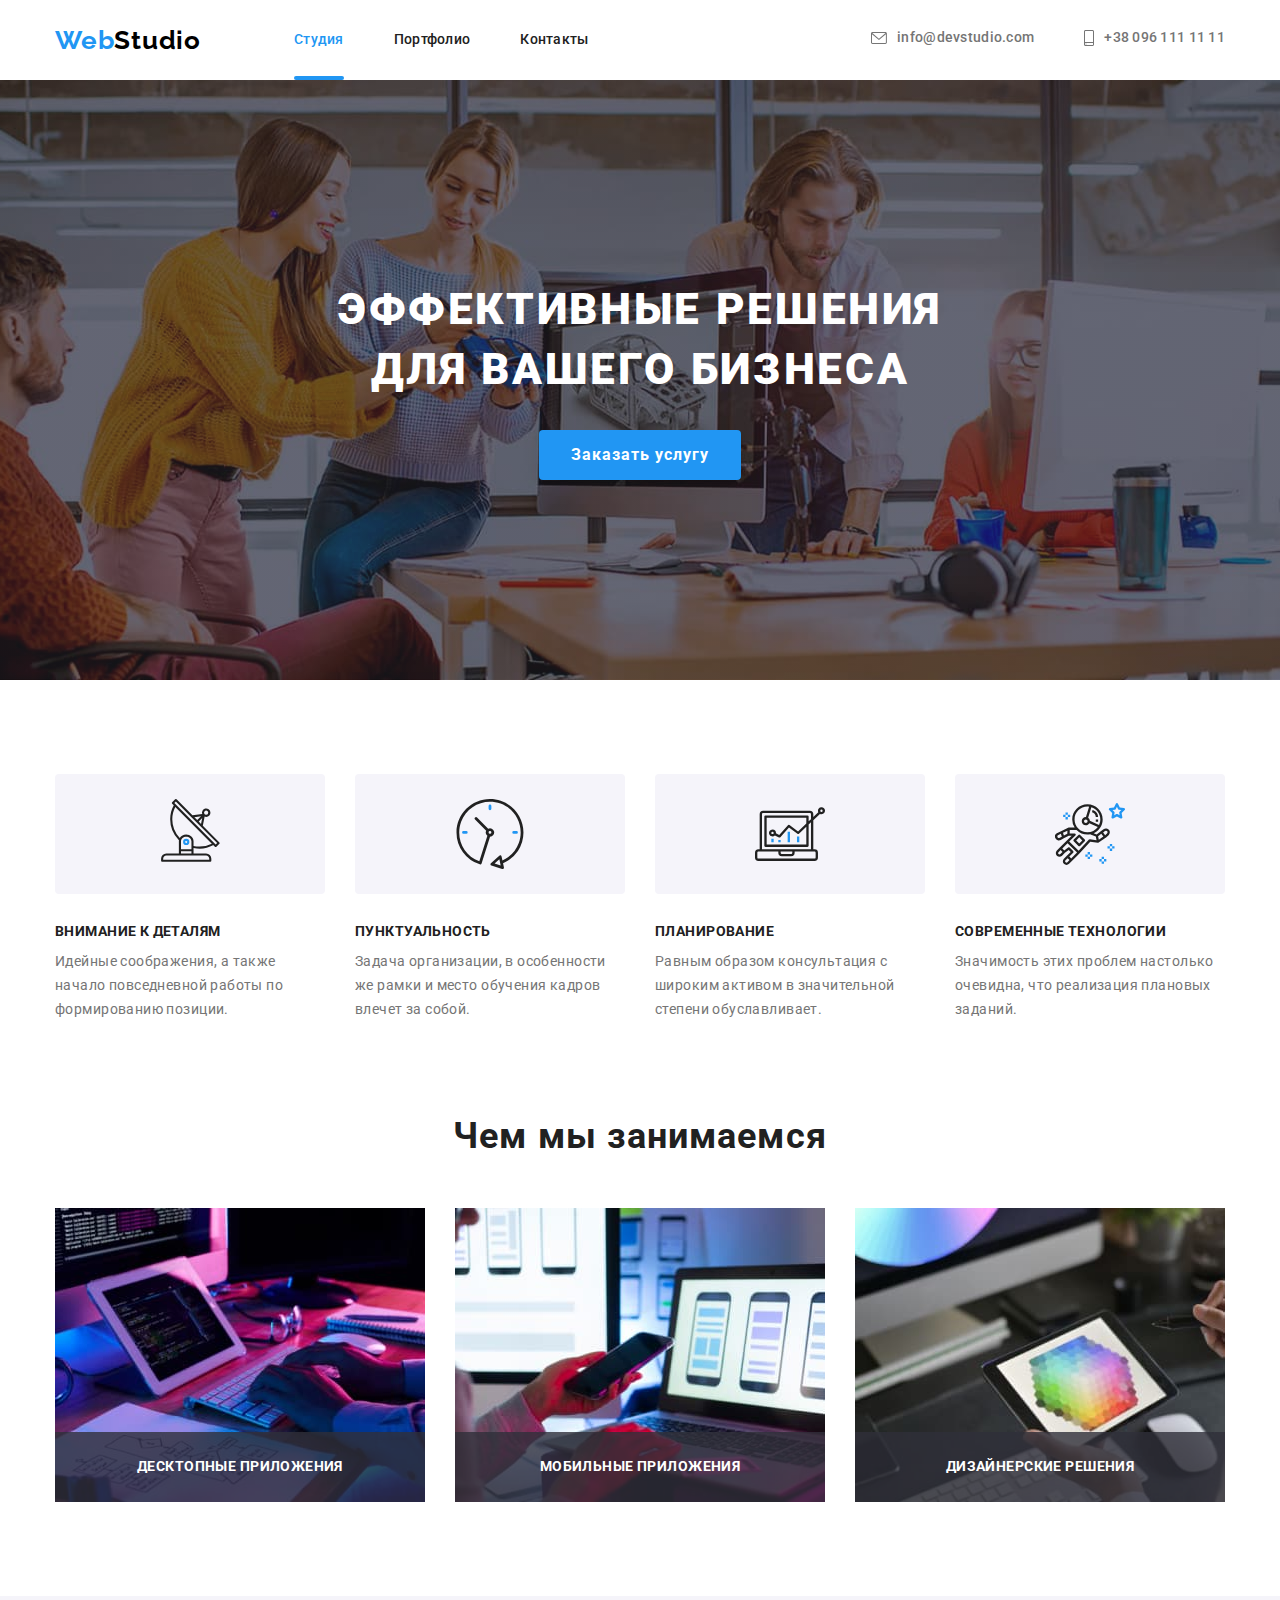
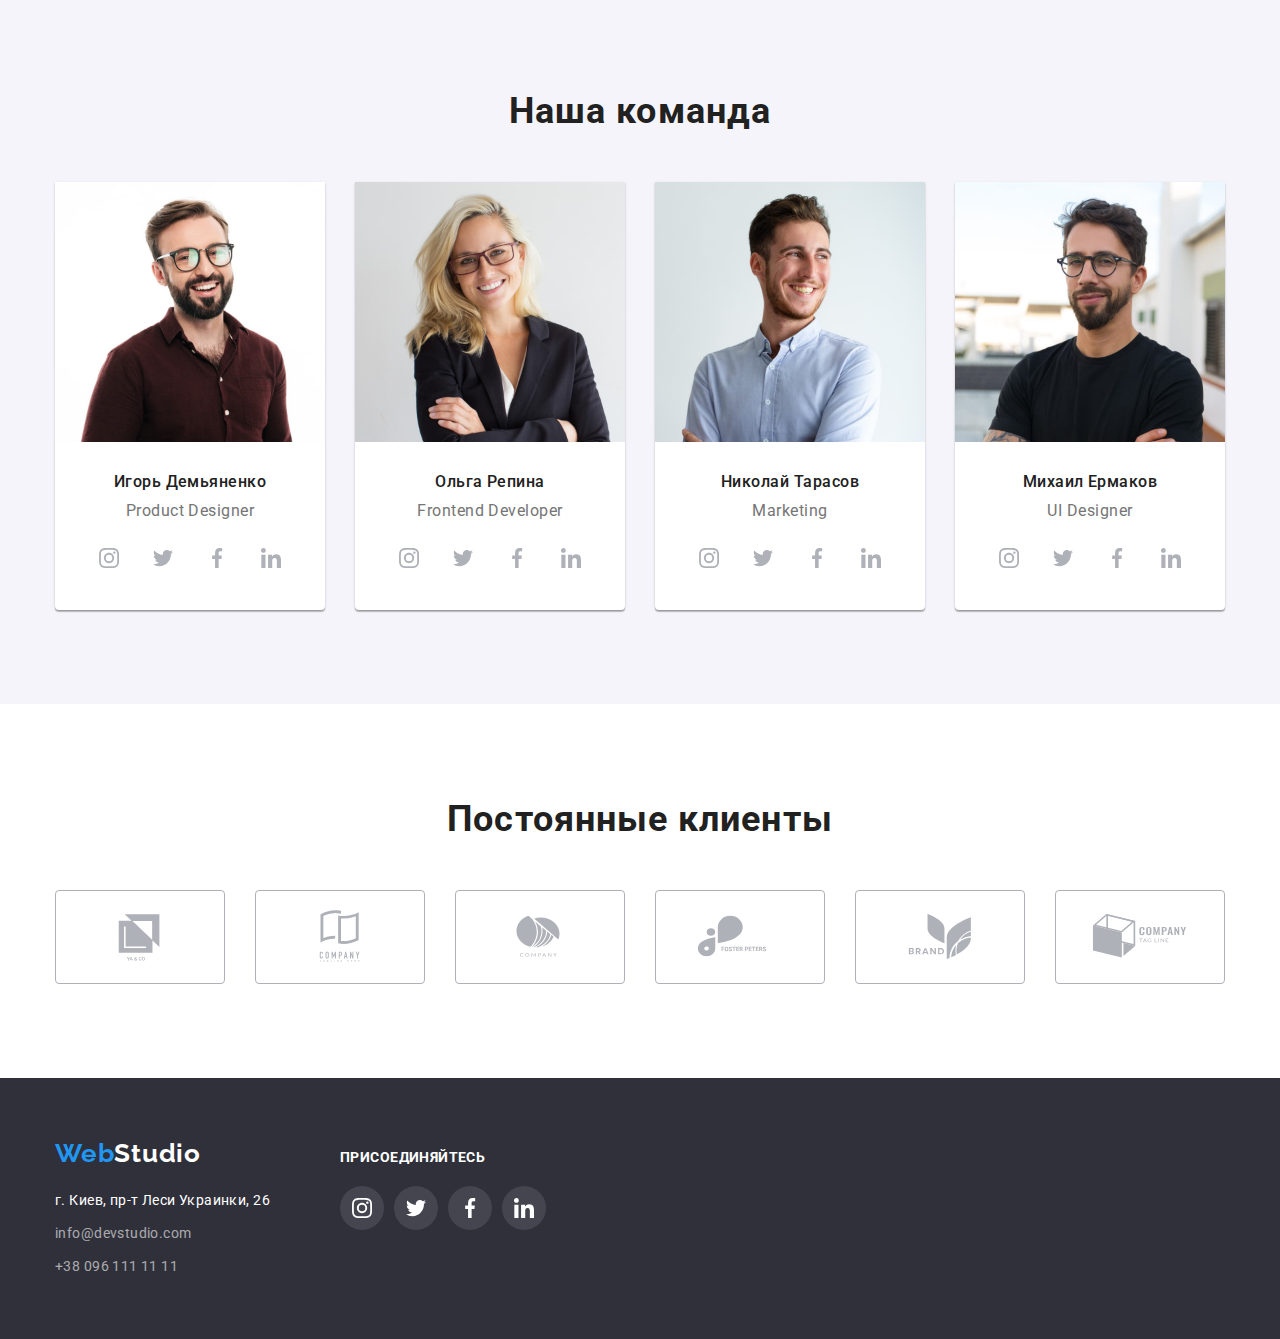
<file: index.html>
<!DOCTYPE html>
<html lang="ru">
  <head>
    <meta charset="UTF-8" />
    <meta http-equiv="X-UA-Compatible" content="IE=edge" />
    <meta name="viewport" content="width=device-width, initial-scale=1.0" />
    <title>Студія</title>
    <link rel="preconnect" href="https://fonts.googleapis.com" />
    <link rel="preconnect" href="https://fonts.gstatic.com" crossorigin />
    <link
      href="https://fonts.googleapis.com/css2?family=Raleway:wght@700&family=Roboto:wght@400;500;700;900&display=swap"
      rel="stylesheet"
    />
    <link rel="stylesheet" href="./modern-normalize/modern-normalize.css" />
    <link rel="stylesheet" href="./css/styles.css" />
  </head>
  <body>
    <!-- Header -->
    <header class="header-site">
      <div class="container">
        <nav class="navigation">
          <!-- Logo -->
          <a href="./index.html" class="logo" lang="en"
            >Web<span style="color: #000000">Studio</span>
          </a>
          <!-- Navigation -->
          <ul class="navigation-list list">
            <li class="navigation-item">
              <a href="./index.html" class="navigation-link link current">Студия</a>
            </li>
            <li class="navigation-item">
              <a href="./portfolio.html" class="navigation-link link">Портфолио</a>
            </li>
            <li class="navigation-item"><a href="" class="navigation-link link">Контакты</a></li>
          </ul>

          <!-- Contacts -->
          <ul class="header-contacts-list list">
            <li class="header-contacts-item">
              <a href="mailto:info@devstudio.com" class="header-mail link">
                <svg class="header-mail-icon" width="16" height="12">
                  <use href="./images/icon.svg#icon-mail"></use>
                </svg>
                info@devstudio.com</a
              >
            </li>
            <li class="header-contacts-item">
              <a href="tel:+380961111111" class="header-tel link">
                <svg class="header-tel-icon" width="10" height="16">
                  <use href="./images/icon.svg#icon-smartphone"></use>
                </svg>
                +38 096 111 11 11</a
              >
            </li>
          </ul>
        </nav>
      </div>
    </header>

    <main>
      <!-- Hero -->
      <section class="hero">
        <div class="container">
          <h1 class="hero-text">
            Эффективные решения<br />
            для вашего бизнеса
          </h1>
          <button class="hero-button" type="button" data-modal-open>Заказать услугу</button>
        </div>
      </section>
      <!-- Feature -->
      <section class="feature">
        <div class="container">
          <h2 class="visually-hidden">Положительные качества</h2>
          <ul class="feature-list list">
            <li class="feature-item">
              <div class="feature-icon">
                <svg width="70" height="70">
                  <use href="./images/icon.svg#icon-antenna"></use>
                </svg>
              </div>
              <h3 class="feature-slogan">Внимание к деталям</h3>
              <p class="feature-text">
                Идейные соображения, а также начало повседневной работы по формированию позиции.
              </p>
            </li>
            <li class="feature-item">
              <div class="feature-icon">
                <svg width="70" height="70">
                  <use href="./images/icon.svg#icon-clock"></use>
                </svg>
              </div>
              <h3 class="feature-slogan">Пунктуальность</h3>
              <p class="feature-text">
                Задача организации, в особенности же рамки и место обучения кадров влечет за собой.
              </p>
            </li>
            <li class="feature-item">
              <div class="feature-icon">
                <svg width="70" height="70">
                  <use href="./images/icon.svg#icon-diagram"></use>
                </svg>
              </div>
              <h3 class="feature-slogan">Планирование</h3>
              <p class="feature-text">
                Равным образом консультация с широким активом в значительной степени обуславливает.
              </p>
            </li>
            <li class="feature-item">
              <div class="feature-icon">
                <svg width="70" height="70">
                  <use href="./images/icon.svg#icon-astronaut"></use>
                </svg>
              </div>
              <h3 class="feature-slogan">Современные технологии</h3>
              <p class="feature-text">
                Значимость этих проблем настолько очевидна, что реализация плановых заданий.
              </p>
            </li>
          </ul>
        </div>
      </section>
      <!-- Function -->
      <section class="function">
        <div class="container">
          <h2 class="function-title">Чем мы занимаемся</h2>
          <ul class="function-list list">
            <li class="function-item">
              <img
                class="function-image"
                src="./images/box1.jpg"
                alt="человек печатает на клавиатуре"
                width="370"
              />
              <h3 class="function-caption">Десктопные приложения</h3>
            </li>
            <li class="function-item">
              <img
                class="function-image"
                src="./images/box2.jpg"
                alt="человек держит в левой руке смартфон"
                width="370"
              />
              <h3 class="function-caption">Мобильные приложения</h3>
            </li>
            <li class="function-item">
              <img
                class="function-image"
                src="./images/box3.jpg"
                alt="человек держит в левой руке планшет"
                width="370"
              />
              <h3 class="function-caption">Дизайнерские решения</h3>
            </li>
          </ul>
        </div>
      </section>
      <!-- Team -->
      <section class="team">
        <div class="container">
          <h2 class="team-title">Наша команда</h2>
          <ul class="team-list list">
            <li class="team-item">
              <img
                class="team-member-image"
                src="./images/img1-1.jpg"
                alt="Игорь Демьяненко"
                width="270"
              />
              <div class="team-text">
                <h3 class="team-member">Игорь Демьяненко</h3>
                <p class="team-position" lang="en">Product Designer</p>
                <ul class="team-soc-list list">
                  <li class="team-soc-item">
                    <a href="" class="team-soc-link">
                      <svg class="team-soc-icon" width="20" height="20">
                        <use href="./images/icon.svg#icon-instagram"></use>
                      </svg>
                    </a>
                  </li>
                  <li class="team-soc-item">
                    <a href="" class="team-soc-link">
                      <svg class="team-soc-icon" width="20" height="20">
                        <use href="./images/icon.svg#icon-twitter"></use>
                      </svg>
                    </a>
                  </li>
                  <li class="team-soc-item">
                    <a href="" class="team-soc-link">
                      <svg class="team-soc-icon" width="20" height="20">
                        <use href="./images/icon.svg#icon-facebook"></use>
                      </svg>
                    </a>
                  </li>
                  <li class="team-soc-item">
                    <a href="" class="team-soc-link">
                      <svg class="team-soc-icon" width="20" height="20">
                        <use href="./images/icon.svg#icon-linkedin"></use>
                      </svg>
                    </a>
                  </li>
                </ul>
              </div>
            </li>
            <li class="team-item">
              <img
                class="team-member-image"
                src="./images/img2-2.jpg"
                alt="Ольга Репина"
                width="270"
              />
              <div class="team-text">
                <h3 class="team-member">Ольга Репина</h3>
                <p class="team-position" lang="en">Frontend Developer</p>
                <ul class="team-soc-list list">
                  <li class="team-soc-item">
                    <a href="" class="team-soc-link">
                      <svg class="team-soc-icon" width="20" height="20">
                        <use href="./images/icon.svg#icon-instagram"></use>
                      </svg>
                    </a>
                  </li>
                  <li class="team-soc-item">
                    <a href="" class="team-soc-link">
                      <svg class="team-soc-icon" width="20" height="20">
                        <use href="./images/icon.svg#icon-twitter"></use>
                      </svg>
                    </a>
                  </li>
                  <li class="team-soc-item">
                    <a href="" class="team-soc-link">
                      <svg class="team-soc-icon" width="20" height="20">
                        <use href="./images/icon.svg#icon-facebook"></use>
                      </svg>
                    </a>
                  </li>
                  <li class="team-soc-item">
                    <a href="" class="team-soc-link">
                      <svg class="team-soc-icon" width="20" height="20">
                        <use href="./images/icon.svg#icon-linkedin"></use>
                      </svg>
                    </a>
                  </li>
                </ul>
              </div>
            </li>
            <li class="team-item">
              <img
                class="team-member-image"
                src="./images/img3-3.jpg"
                alt="Николай Тарасов"
                width="270"
              />
              <div class="team-text">
                <h3 class="team-member">Николай Тарасов</h3>
                <p class="team-position" lang="en">Marketing</p>
                <ul class="team-soc-list list">
                  <li class="team-soc-item">
                    <a href="" class="team-soc-link">
                      <svg class="team-soc-icon" width="20" height="20">
                        <use href="./images/icon.svg#icon-instagram"></use>
                      </svg>
                    </a>
                  </li>
                  <li class="team-soc-item">
                    <a href="" class="team-soc-link">
                      <svg class="team-soc-icon" width="20" height="20">
                        <use href="./images/icon.svg#icon-twitter"></use>
                      </svg>
                    </a>
                  </li>
                  <li class="team-soc-item">
                    <a href="" class="team-soc-link">
                      <svg class="team-soc-icon" width="20" height="20">
                        <use href="./images/icon.svg#icon-facebook"></use>
                      </svg>
                    </a>
                  </li>
                  <li class="team-soc-item">
                    <a href="" class="team-soc-link">
                      <svg class="team-soc-icon" width="20" height="20">
                        <use href="./images/icon.svg#icon-linkedin"></use>
                      </svg>
                    </a>
                  </li>
                </ul>
              </div>
            </li>
            <li class="team-item">
              <img
                class="team-member-image"
                src="./images/img4-4.jpg"
                alt="Михаил Ермаков"
                width="270"
              />
              <div class="team-text">
                <h3 class="team-member">Михаил Ермаков</h3>
                <p class="team-position" lang="en">UI Designer</p>
                <ul class="team-soc-list list">
                  <li class="team-soc-item">
                    <a href="" class="team-soc-link">
                      <svg class="team-soc-icon" width="20" height="20">
                        <use href="./images/icon.svg#icon-instagram"></use>
                      </svg>
                    </a>
                  </li>
                  <li class="team-soc-item">
                    <a href="" class="team-soc-link">
                      <svg class="team-soc-icon" width="20" height="20">
                        <use href="./images/icon.svg#icon-twitter"></use>
                      </svg>
                    </a>
                  </li>
                  <li class="team-soc-item">
                    <a href="" class="team-soc-link">
                      <svg class="team-soc-icon" width="20" height="20">
                        <use href="./images/icon.svg#icon-facebook"></use>
                      </svg>
                    </a>
                  </li>
                  <li class="team-soc-item">
                    <a href="" class="team-soc-link">
                      <svg class="team-soc-icon" width="20" height="20">
                        <use href="./images/icon.svg#icon-linkedin"></use>
                      </svg>
                    </a>
                  </li>
                </ul>
              </div>
            </li>
          </ul>
        </div>
      </section>
      <section class="clients">
        <div class="container">
          <h2 class="clients-title">Постоянные клиенты</h2>
          <ul class="clients-list list">
            <li class="clients-item">
              <a href="" class="clients-link">
                <svg class="clients-icon" width="106" height="60">
                  <use href="./images/icon.svg#icon-ya--co"></use>
                </svg>
              </a>
            </li>
            <li class="clients-item">
              <a href="" class="clients-link">
                <svg class="clients-icon" width="106" height="60">
                  <use href="./images/icon.svg#icon-company-tagline-here"></use>
                </svg>
              </a>
            </li>
            <li class="clients-item">
              <a href="" class="clients-link">
                <svg class="clients-icon" width="106" height="60">
                  <use href="./images/icon.svg#icon-company"></use>
                </svg>
              </a>
            </li>
            <li class="clients-item">
              <a href="" class="clients-link">
                <svg class="clients-icon" width="106" height="60">
                  <use href="./images/icon.svg#icon-foster-peters"></use>
                </svg>
              </a>
            </li>
            <li class="clients-item">
              <a href="" class="clients-link">
                <svg class="clients-icon" width="106" height="60">
                  <use href="./images/icon.svg#icon-brand"></use>
                </svg>
              </a>
            </li>
            <li class="clients-item">
              <a href="" class="clients-link">
                <svg class="clients-icon" width="106" height="60">
                  <use href="./images/icon.svg#icon-company-tag-line"></use>
                </svg>
              </a>
            </li>
          </ul>
        </div>
      </section>
    </main>
    <!-- Footer -->
    <footer>
      <section class="footer">
        <div class="container footer-box">
          <div>
            <a href="./index.html" class="logo" lang="en"
              >Web<span style="color: #ffffff">Studio</span>
            </a>
            <address class="contacts">
              <ul class="footer-contacts-list list">
                <li class="footer-contacts-item">
                  <a
                    href="https://goo.gl/maps/HDN4hE1YP44BsTAq8"
                    target="_blank"
                    rel="noopenr noindex nofollow"
                    class="footer-address link"
                    >г. Киев, пр-т Леси Украинки, 26</a
                  >
                </li>
                <li class="footer-contacts-item">
                  <a href="mailto:info@devstudio.com" class="footer-mail link"
                    >info@devstudio.com</a
                  >
                </li>
                <li class="footer-contacts-item">
                  <a href="tel:+380961111111" class="footer-tel link">+38 096 111 11 11</a>
                </li>
              </ul>
            </address>
          </div>
          <div class="footer-soc">
            <h2 class="footer-soc-title">присоединяйтесь</h2>
            <ul class="footer-soc-list list">
              <li class="footer-soc-item">
                <a href="" class="footer-soc-link">
                  <svg class="footer-soc-icon" width="20" height="20">
                    <use href="./images/icon.svg#icon-instagram"></use>
                  </svg>
                </a>
              </li>
              <li class="footer-soc-item">
                <a href="" class="footer-soc-link">
                  <svg class="footer-soc-icon" width="20" height="20">
                    <use href="./images/icon.svg#icon-twitter"></use>
                  </svg>
                </a>
              </li>
              <li class="footer-soc-item">
                <a href="" class="footer-soc-link">
                  <svg class="footer-soc-icon" width="20" height="20">
                    <use href="./images/icon.svg#icon-facebook"></use>
                  </svg>
                </a>
              </li>
              <li class="footer-soc-item">
                <a href="" class="footer-soc-link">
                  <svg class="footer-soc-icon" width="20" height="20">
                    <use href="./images/icon.svg#icon-linkedin"></use>
                  </svg>
                </a>
              </li>
            </ul>
          </div>
        </div>
      </section>
    </footer>
    <div class="backdrop is-hidden" data-modal>
      <div class="modal">
        <button class="modal-close-btn" type="button" data-modal-close>
          <svg class="footer-soc-icon" width="18" height="18">
            <use href="./images/icon.svg#icon-close"></use>
          </svg>
        </button>
      </div>
    </div>
    <script src="./js/modal.js"></script>
  </body>
</html>
</file>
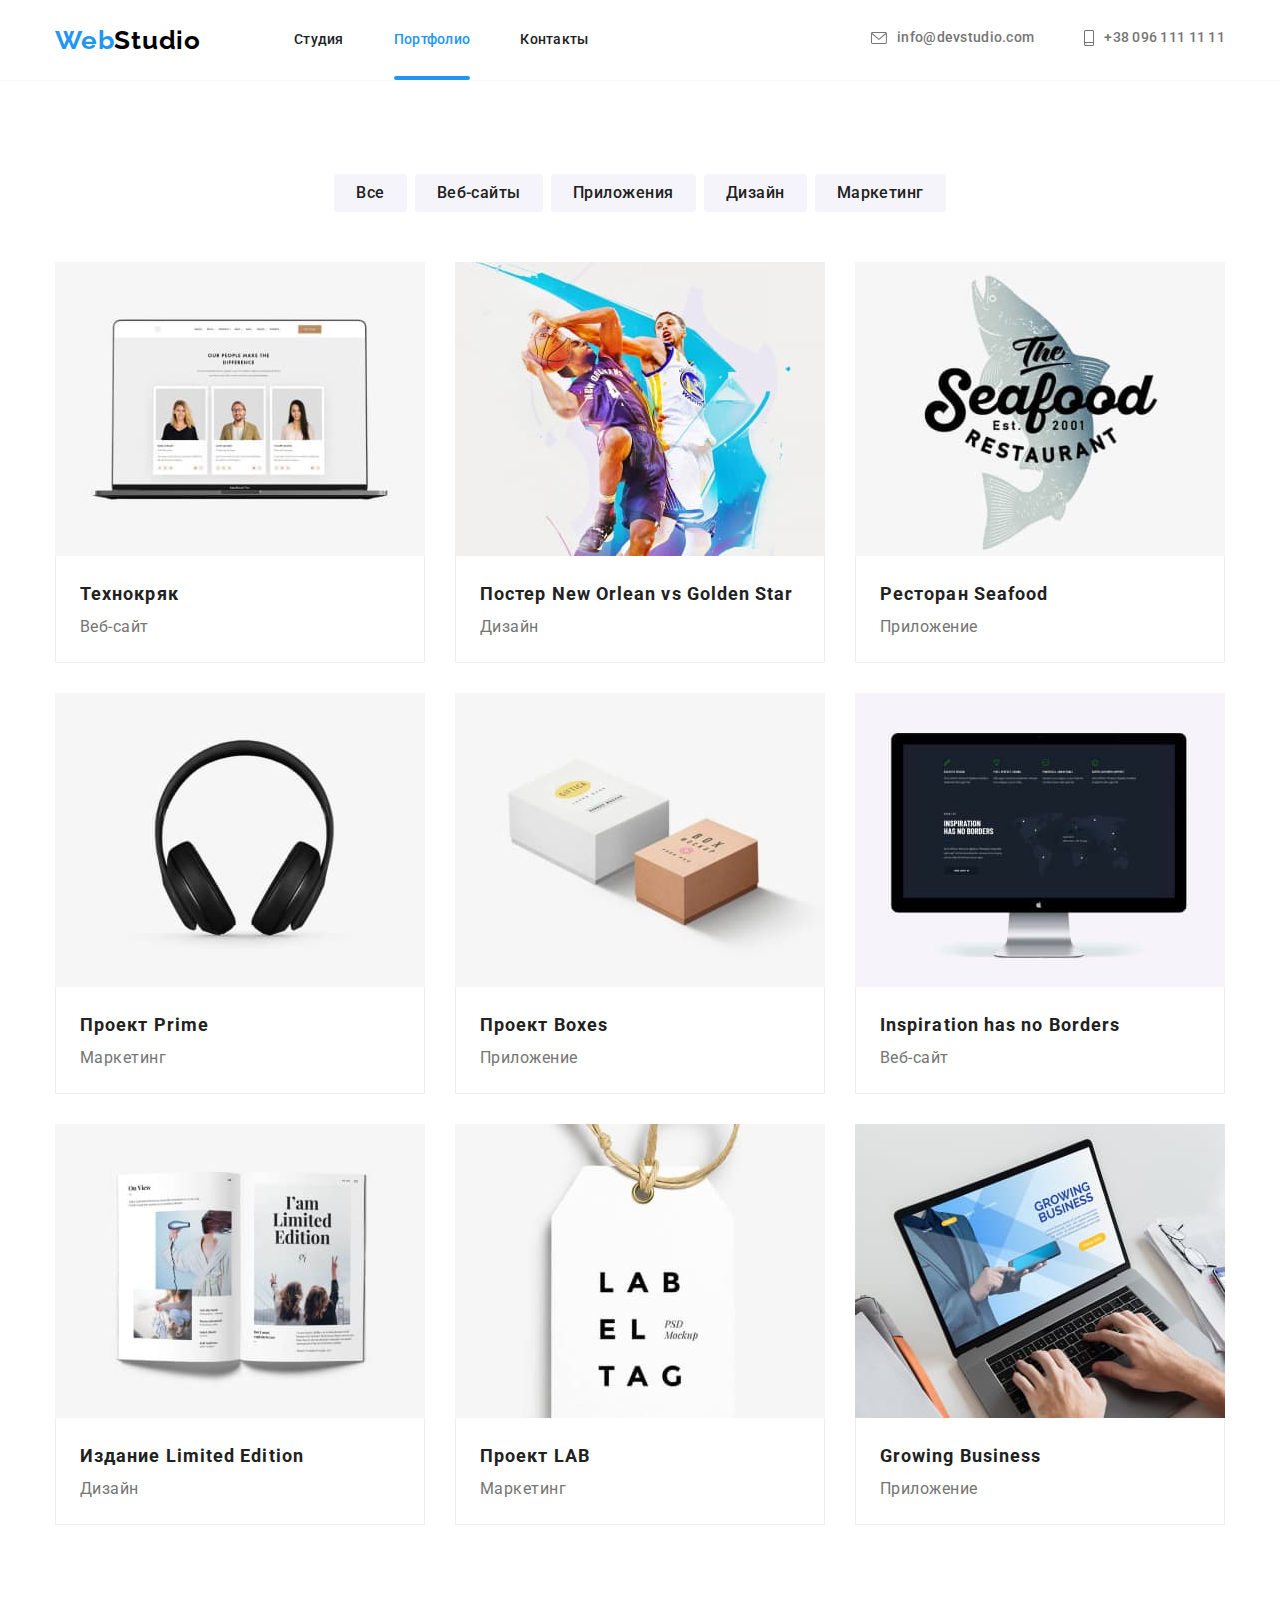
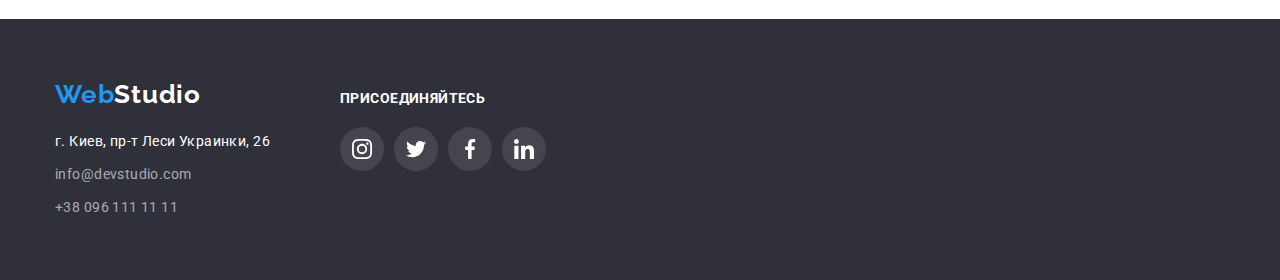
<file: portfolio.html>
<!DOCTYPE html>
<html lang="ru">
  <head>
    <meta charset="UTF-8" />
    <meta http-equiv="X-UA-Compatible" content="IE=edge" />
    <meta name="viewport" content="width=device-width, initial-scale=1.0" />
    <title>Портфоліо</title>
    <link rel="preconnect" href="https://fonts.googleapis.com" />
    <link rel="preconnect" href="https://fonts.gstatic.com" crossorigin />
    <link
      href="https://fonts.googleapis.com/css2?family=Raleway:wght@700&family=Roboto:wght@400;500;700;900&display=swap"
      rel="stylesheet"
    />
    <link rel="stylesheet" href="./modern-normalize/modern-normalize.css" />
    <link rel="stylesheet" href="./css/styles.css" />
  </head>
  <body>
    <!-- Header -->
    <header class="header-site">
      <div class="container">
        <nav class="navigation">
          <!-- Logo -->
          <a href="./index.html" class="logo" lang="en"
            >Web<span style="color: #000000">Studio</span>
          </a>
          <!-- Navigation -->
          <ul class="navigation-list list">
            <li class="navigation-item">
              <a href="./index.html" class="navigation-link link">Студия</a>
            </li>
            <li class="navigation-item">
              <a href="./portfolio.html" class="navigation-link link current">Портфолио</a>
            </li>
            <li class="navigation-item"><a href="" class="navigation-link link">Контакты</a></li>
          </ul>

          <!-- Contacts -->
          <ul class="header-contacts-list list">
            <li class="header-contacts-item">
              <a href="mailto:info@devstudio.com" class="header-mail link">
                <svg class="header-mail-icon" width="16" height="12">
                  <use href="./images/icon.svg#icon-mail"></use>
                </svg>
                info@devstudio.com</a
              >
            </li>
            <li class="header-contacts-item">
              <a href="tel:+380961111111" class="header-tel link">
                <svg class="header-tel-icon" width="10" height="16">
                  <use href="./images/icon.svg#icon-smartphone"></use>
                </svg>
                +38 096 111 11 11
              </a>
            </li>
          </ul>
        </nav>
      </div>
    </header>
    <!-- Main -->
    <main>
      <!-- Project -->
      <section class="projects">
        <div class="container">
          <h1 class="visually-hidden">Наши проекты</h1>
          <ul class="filter-list list">
            <li class="filter-item">
              <button class="filter-btn" type="button">Все</button>
            </li>
            <li class="filter-item">
              <button class="filter-btn" type="button">Веб-сайты</button>
            </li>
            <li class="filter-item">
              <button class="filter-btn" type="button">Приложения</button>
            </li>
            <li class="filter-item">
              <button class="filter-btn" type="button">Дизайн</button>
            </li>
            <li class="filter-item">
              <button class="filter-btn" type="button">Маркетинг</button>
            </li>
          </ul>
          <ul class="projects-list list">
            <li class="projects-item">
              <a href="" class="projects-link link">
                <div class="projects-wrap">
                  <img width="370" src="./images/img-2-1.jpg" alt="" />
                  <p class="projects-lable">
                    Ресурс предлагает комплексные предложения с разным уровнем функционала и
                    сервисов. Все это позволит посетителю получить исчерпывающие сведения о компании
                    или частном лице.
                  </p>
                </div>
                <div class="projects-text">
                  <h2 class="projects-name">Технокряк</h2>
                  <p class="projects-type">Веб-сайт</p>
                </div>
              </a>
            </li>
            <li class="projects-item">
              <a href="" class="projects-link link">
                <div class="projects-wrap">
                  <img width="370" src="./images/img-2-2.jpg" alt="" />
                  <p class="projects-lable">
                    Ресурс предлагает комплексные предложения с разным уровнем функционала и
                    сервисов. Все это позволит посетителю получить исчерпывающие сведения о компании
                    или частном лице.
                  </p>
                </div>
                <div class="projects-text">
                  <h2 class="projects-name">Постер New Orlean vs Golden Star</h2>
                  <p class="projects-type">Дизайн</p>
                </div>
              </a>
            </li>
            <li class="projects-item">
              <a href="" class="projects-link link">
                <div class="projects-wrap">
                  <img width="370" src="./images/img-2-3.jpg" alt="" />
                  <p class="projects-lable">
                    Ресурс предлагает комплексные предложения с разным уровнем функционала и
                    сервисов. Все это позволит посетителю получить исчерпывающие сведения о компании
                    или частном лице.
                  </p>
                </div>
                <div class="projects-text">
                  <h2 class="projects-name">Ресторан Seafood</h2>
                  <p class="projects-type">Приложение</p>
                </div>
              </a>
            </li>
            <li class="projects-item">
              <a href="" class="projects-link link">
                <div class="projects-wrap">
                  <img width="370" src="./images/img-2-4.jpg" alt="" />
                  <p class="projects-lable">
                    Ресурс предлагает комплексные предложения с разным уровнем функционала и
                    сервисов. Все это позволит посетителю получить исчерпывающие сведения о компании
                    или частном лице.
                  </p>
                </div>
                <div class="projects-text">
                  <h2 class="projects-name">Проект Prime</h2>
                  <p class="projects-type">Маркетинг</p>
                </div>
              </a>
            </li>
            <li class="projects-item">
              <a href="" class="projects-link link">
                <div class="projects-wrap">
                  <img width="370" src="./images/img-2-5.jpg" alt="" />
                  <p class="projects-lable">
                    Ресурс предлагает комплексные предложения с разным уровнем функционала и
                    сервисов. Все это позволит посетителю получить исчерпывающие сведения о компании
                    или частном лице.
                  </p>
                </div>
                <div class="projects-text">
                  <h2 class="projects-name">Проект Boxes</h2>
                  <p class="projects-type">Приложение</p>
                </div>
              </a>
            </li>
            <li class="projects-item">
              <a href="" class="projects-link link">
                <div class="projects-wrap">
                  <img width="370" src="./images/img-2-6.jpg" alt="" />
                  <p class="projects-lable">
                    Ресурс предлагает комплексные предложения с разным уровнем функционала и
                    сервисов. Все это позволит посетителю получить исчерпывающие сведения о компании
                    или частном лице.
                  </p>
                </div>
                <div class="projects-text">
                  <h2 class="projects-name">Inspiration has no Borders</h2>
                  <p class="projects-type">Веб-сайт</p>
                </div>
              </a>
            </li>
            <li class="projects-item">
              <a href="" class="projects-link link">
                <div class="projects-wrap">
                  <img width="370" src="./images/img-2-7.jpg" alt="" />
                  <p class="projects-lable">
                    Ресурс предлагает комплексные предложения с разным уровнем функционала и
                    сервисов. Все это позволит посетителю получить исчерпывающие сведения о компании
                    или частном лице.
                  </p>
                </div>
                <div class="projects-text">
                  <h2 class="projects-name">Издание Limited Edition</h2>
                  <p class="projects-type">Дизайн</p>
                </div>
              </a>
            </li>
            <li class="projects-item">
              <a href="" class="projects-link link">
                <div class="projects-wrap">
                  <img width="370" src="./images/img-2-8.jpg" alt="" />
                  <p class="projects-lable">
                    Ресурс предлагает комплексные предложения с разным уровнем функционала и
                    сервисов. Все это позволит посетителю получить исчерпывающие сведения о компании
                    или частном лице.
                  </p>
                </div>
                <div class="projects-text">
                  <h2 class="projects-name">Проект LAB</h2>
                  <p class="projects-type">Маркетинг</p>
                </div>
              </a>
            </li>
            <li class="projects-item">
              <a href="" class="projects-link link">
                <div class="projects-wrap">
                  <img width="370" src="./images/img-2-9.jpg" alt="" />
                  <p class="projects-lable">
                    Ресурс предлагает комплексные предложения с разным уровнем функционала и
                    сервисов. Все это позволит посетителю получить исчерпывающие сведения о компании
                    или частном лице.
                  </p>
                </div>
                <div class="projects-text">
                  <h2 class="projects-name">Growing Business</h2>
                  <p class="projects-type">Приложение</p>
                </div>
              </a>
            </li>
          </ul>
        </div>
      </section>
    </main>
    <!-- Footer -->
    <footer>
      <section class="footer">
        <div class="container footer-box">
          <div>
            <a href="./index.html" class="logo" lang="en"
              >Web<span style="color: #ffffff">Studio</span>
            </a>
            <address class="contacts">
              <ul class="footer-contacts-list list">
                <li class="footer-contacts-item">
                  <a
                    href="https://goo.gl/maps/HDN4hE1YP44BsTAq8"
                    target="_blank"
                    rel="noopenr noindex nofollow"
                    class="footer-address link"
                    >г. Киев, пр-т Леси Украинки, 26</a
                  >
                </li>
                <li class="footer-contacts-item">
                  <a href="mailto:info@devstudio.com" class="footer-mail link"
                    >info@devstudio.com</a
                  >
                </li>
                <li class="footer-contacts-item">
                  <a href="tel:+380961111111" class="footer-tel link">+38 096 111 11 11</a>
                </li>
              </ul>
            </address>
          </div>
          <div class="footer-soc">
            <h2 class="footer-soc-title">присоединяйтесь</h2>
            <ul class="footer-soc-list list">
              <li class="footer-soc-item">
                <a href="" class="footer-soc-link">
                  <svg class="footer-soc-icon" width="20" height="20">
                    <use href="./images/icon.svg#icon-instagram"></use>
                  </svg>
                </a>
              </li>
              <li class="footer-soc-item">
                <a href="" class="footer-soc-link twitter">
                  <svg class="footer-soc-icon" width="20" height="20">
                    <use href="./images/icon.svg#icon-twitter"></use>
                  </svg>
                </a>
              </li>
              <li class="footer-soc-item">
                <a href="" class="footer-soc-link">
                  <svg class="footer-soc-icon" width="20" height="20">
                    <use href="./images/icon.svg#icon-facebook"></use>
                  </svg>
                </a>
              </li>
              <li class="footer-soc-item">
                <a href="" class="footer-soc-link">
                  <svg class="footer-soc-icon" width="20" height="20">
                    <use href="./images/icon.svg#icon-linkedin"></use>
                  </svg>
                </a>
              </li>
            </ul>
          </div>
        </div>
      </section>
    </footer>
  </body>
</html>
</file>
<file: css/styles.css>
/* ----- */
:root {
  --dominant-text-color: #212121;
  --logo-color: #2196f3;
  --navigation-link-color: #212121;
  --focus-link-color: #2196f3;
  --focus-contact-color: #2196f3;
  --header-contact-color: #757575;
  --hero-text-color: #ffffff;
  --hero-button-background-color: #2196f3;
  --hero-button-text-color: #ffffff;
  --feature-subtitle-color: #757575;
  --function-caption-text-color: #ffffff;
  --team-subtitle-color: #757575;
  --team-background-color: #f5f4fa;
  --footer-background-color: #2f303a;
  --footer-contact-color: rgba(255, 255, 255, 0.6);
  --footer-address-color: #ffffff;
  --batton-filter-focus-background-color: #2196f3;
  --batton-filter-focus-text-color: #ffffff;
  --batton-filter-background-color: #f5f4fa;
  --batton-filter-text-color: #212121;
  --projects-subtitle-color: #757575;
  --icon-main-color: #afb1b8;
  --icon-main-focus-color: #ffffff;
  --icon-main-focus-background-color: #2196f3;
  --margin-foto: 30px;
  --margin-title: 50px;
  --margin-subtitle: 10px;
  --section-padding: 94px;
}

/* --------------- */
body {
  font-family: 'Roboto';

  color: var(--dominant-text-color--);
  background-color: #ffffff;
}

p,
h1,
h2,
h3,
h4,
h5,
h6 {
  margin: 0;
}

ul,
ol {
  padding-left: 0;
  margin: 0;
}

button {
  cursor: pointer;
}

img {
  display: block;
}

.link {
  text-decoration: none;
}

.list {
  list-style: none;
}

.container {
  width: 1200px;
  padding-left: 15px;
  padding-right: 15px;
  margin: 0 auto;
  /* outline: 1px solid red; */
}

/* --------------------------PADDING-SECTION-------------------------- */

.feature,
.function,
.team,
.clients,
.projects {
  padding-top: var(--section-padding);
  padding-bottom: var(--section-padding);
}

/* --------------------------MARGIN-------------------------- */

.function-title,
.team-title,
.filter-list {
  margin-bottom: var(--margin-title);
}

.feature-slogan,
.team-member {
  margin-bottom: var(--margin-subtitle);
}

/* --------------------------HEADER-------------------------- */

.header-site {
  /* border-bottom: 1px solid #ececec; */
  box-shadow: 0px 0px 2px 0px #ececec;
  /* padding-top: 25px;
  padding-bottom: 25px; */
}

.navigation {
  display: flex;
  align-items: center;

  /* padding-top: 25px;
  padding-bottom: 25px; */
}

/* ----------LOGO---------- */
.logo {
  text-decoration: none;
  color: var(--logo-color);
  font-family: 'Raleway';
  font-weight: 700;
  font-size: 26px;
  line-height: 1.19;
  letter-spacing: 0.03em;
}
/*  --------  --------  --------  -------- */

.navigation-list {
  display: flex;

  margin-left: 93px;
}

.navigation-item:not(:last-child) {
  margin-right: 50px;
}

.navigation-link {
  display: block;
  padding-top: 32px;
  padding-bottom: 32px;

  font-weight: 500;
  font-size: 14px;
  line-height: 1.14;
  letter-spacing: 0.02em;
  color: var(--navigation-link-color);
  transition: color 250ms cubic-bezier(0.4, 0, 0.2, 1);
}

.current {
  color: var(--focus-link-color);
  position: relative;
}

.current::after {
  content: '';
  position: absolute;
  bottom: 0;
  left: 0;
  width: 100%;
  height: 4px;
  background: #2196f3;
  border-radius: 4px;
}

.navigation-link:hover,
.navigation-link:focus {
  color: var(--focus-link-color);
}

.header-contacts-list {
  display: flex;
  margin-left: auto;
}
.header-contacts-item + .header-contacts-item {
  margin-left: 50px;
}

.header-tel:focus,
.header-tel:hover,
.header-mail:focus,
.header-mail:hover {
  color: var(--focus-contact-color);
}

.header-tel,
.header-mail {
  display: inline-flex;
  justify-content: center;
  align-items: center;
  font-weight: 500;
  font-size: 14px;
  line-height: 1.14;
  letter-spacing: 0.02em;
  color: var(--header-contact-color);
  transition: color 250ms cubic-bezier(0.4, 0, 0.2, 1);
}

.header-mail-icon,
.header-tel-icon {
  fill: currentColor;
  margin-right: 10px;
}

/* --------------------------HERO-------------------------- */

.hero {
  /* background-color: #2f303a; */
  background-image: linear-gradient(rgba(47, 48, 58, 0.4), rgba(47, 48, 58, 0.4)),
    url(../images/bc-hero.jpg);
  background-color: #c4c4c4;
  background-repeat: no-repeat;
  background-position: center;
  background-size: cover;
  max-width: 1600px;
  margin: 0 auto;

  text-align: center;
  padding-top: 200px;
  padding-bottom: 200px;
  /* margin-left: auto;
  margin-right: auto; */
}

.hero-text {
  font-weight: 900;
  font-size: 44px;
  line-height: 1.36;
  letter-spacing: 0.06em;
  text-transform: uppercase;
  color: var(--hero-text-color);
  /* max-width: 696px; */
  margin-bottom: 30px;
}
.hero-button {
  padding: 10px 32px;
  border: none;

  font-family: inherit;
  font-weight: 700;
  font-size: 16px;
  line-height: 1.88;
  letter-spacing: 0.06em;
  align-items: center;
  text-align: center;
  border-radius: 4px;
  box-shadow: 0px 4px 4px rgba(0, 0, 0, 0.15);

  color: var(--hero-button-text-color);
  background-color: var(--hero-button-background-color);

  transition: color 250ms cubic-bezier(0.4, 0, 0.2, 1),
    background-color 250ms cubic-bezier(0.4, 0, 0.2, 1);
}

.hero-button:hover,
.hero-button:focus {
  color: var(--hero-button-background-color);
  background-color: var(--hero-button-text-color);
}

/* --------------------------FEATURE-------------------------- */

.feature-list {
  display: flex;
  margin-left: -30px;
}

.feature-item {
  flex-basis: calc(100% / 4 - 30px);
  margin-left: 30px;
}

.visually-hidden {
  position: absolute;
  white-space: nowrap;
  width: 1px;
  height: 1px;
  overflow: hidden;
  border: 0;
  padding: 0;
  clip: rect(0 0 0 0);
  clip-path: inset(50%);
  margin: -1px;
}

.feature-slogan {
  text-transform: uppercase;
  font-size: 14px;
  line-height: 1.14;
  letter-spacing: 0.03em;
  color: var(--dominant-text-color);
}

.feature-text {
  font-size: 14px;
  line-height: 1.71;
  letter-spacing: 0.03em;
  color: var(--feature-subtitle-color);
}

.feature-icon {
  display: flex;
  height: 120px;
  justify-content: center;
  align-items: center;
  background-color: #f5f4fa;
  border-radius: 4px;
  margin-bottom: 30px;
}

/* --------------------------FUNCTION-------------------------- */

.function {
  padding-top: 0px;
}

.function-title {
  font-size: 36px;
  line-height: 1.17;
  text-align: center;
  letter-spacing: 0.03em;
  color: var(--dominant-text-color);
}

.function-list {
  display: flex;
  margin-left: -30px;
}

.function-item {
  position: relative;
  flex-basis: calc(100% / 3 - 30px);
  margin-left: 30px;
}

.function-caption {
  position: absolute;
  bottom: 0;
  display: flex;
  align-items: center;
  justify-content: center;

  /* padding: 27px 0; */

  font-size: 14px;
  line-height: 1.14;
  /* text-align: center; */
  letter-spacing: 0.03em;
  text-transform: uppercase;
  color: var(--function-caption-text-color);
  background: rgba(47, 48, 58, 0.8);
  height: 70px;
  width: 100%;
}

/* --------------------------TEAM-------------------------- */

.team {
  background-color: var(--team-background-color);
}

.team-title {
  font-size: 36px;
  line-height: 1.17;
  text-align: center;
  letter-spacing: 0.03em;
  color: var(--dominant-text-color);
}

.team-list {
  display: flex;
  margin-left: -30px;
}

.team-item {
  flex-basis: calc(100% / 4 - 30px);
  margin-left: 30px;
  background-color: #ffffff;

  box-shadow: 0px 1px 3px rgba(0, 0, 0, 0.12), 0px 1px 1px rgba(0, 0, 0, 0.14),
    0px 2px 1px rgba(0, 0, 0, 0.2);
  border-radius: 0px 0px 4px 4px;
}

.team-text {
  display: block;
  padding-top: 30px;
  padding-bottom: 30px;
}

.team-member {
  font-weight: 500;
  font-size: 16px;
  line-height: 1.19;
  text-align: center;
  letter-spacing: 0.03em;
  color: var(--dominant-text-color);
}

.team-position {
  font-size: 16px;
  line-height: 1.19;
  text-align: center;
  letter-spacing: 0.03em;
  color: var(--team-subtitle-color);

  margin-bottom: 16px;
}

.team-soc-list {
  display: flex;
  justify-content: center;
}

.team-soc-item + .team-soc-item {
  margin-left: 10px;
}

.team-soc-link {
  width: 44px;
  height: 44px;
  border-radius: 50%;

  display: flex;
  justify-content: center;
  align-items: center;

  fill: var(--icon-main-color);
  transition: background-color 250ms cubic-bezier(0.4, 0, 0.2, 1),
    fill 250ms cubic-bezier(0.4, 0, 0.2, 1);
}

.team-soc-link:hover,
.team-soc-link:focus {
  background-color: var(--icon-main-focus-background-color);
  fill: var(--icon-main-focus-color);
}

/* .team-soc-icon {
  fill: var(--icon-main-color);
} */

/* --------------------------CLIENTS-------------------------- */

.clients-title {
  font-size: 36px;
  line-height: 1.17;
  text-align: center;
  letter-spacing: 0.03em;
  color: var(--dominant-text-color);
  margin-bottom: 50px;
}

.clients-list {
  display: flex;
  justify-content: center;
}

.clients-item {
  width: 170px;
  border: 1px solid #afb1b8;

  border-radius: 4px;
  transition: border 250ms cubic-bezier(0.4, 0, 0.2, 1);
}

.clients-item + .clients-item {
  margin-left: 30px;
}

.clients-link {
  display: flex;

  height: 92px;
  justify-content: center;
  align-items: center;

  fill: var(--icon-main-color);
  transition: fill 250ms cubic-bezier(0.4, 0, 0.2, 1);
}

.clients-item:hover,
.clients-link:hover,
.clients-item:focus,
.clients-link:focus {
  border-color: var(--icon-main-focus-background-color);
  fill: var(--icon-main-focus-background-color);
}

/* --------------------------FOOTER-------------------------- */
.footer {
  font-family: 'Roboto';
  background-color: var(--footer-background-color);
  padding-top: 60px;
  padding-bottom: 60px;
}

.footer-box {
  display: flex;
  align-items: baseline;
}

.contacts {
  margin-top: 20px;
}

.footer-contacts-item:not(:last-child) {
  margin-bottom: 9px;
}

.footer-tel:focus,
.footer-tel:hover,
.footer-mail:focus,
.footer-mail:hover,
.footer-address:focus,
.footer-address:hover {
  color: var(--focus-contact-color);
}

.footer-address {
  font-style: normal;
  font-size: 14px;
  line-height: 1.71;
  letter-spacing: 0.03em;
  color: var(--footer-address-color);
  transition: color 250ms cubic-bezier(0.4, 0, 0.2, 1),
    background-color 250ms cubic-bezier(0.4, 0, 0.2, 1);
}

.footer-tel,
.footer-mail {
  font-style: normal;
  font-size: 14px;
  line-height: 1.71;
  letter-spacing: 0.03em;
  color: var(--footer-contact-color);
  transition: color 250ms cubic-bezier(0.4, 0, 0.2, 1),
    background-color 250ms cubic-bezier(0.4, 0, 0.2, 1);
}

.footer-soc {
  margin-left: 70px;
}

.footer-soc-title {
  font-weight: 700;
  font-size: 14px;
  line-height: 1.14;
  letter-spacing: 0.03em;
  text-transform: uppercase;
  color: #ffffff;
  margin-bottom: 20px;
  align-items: flex-end;
}

.footer-soc-list {
  display: flex;
  justify-content: flex-start;
}

.footer-soc-item + .footer-soc-item {
  margin-left: 10px;
}

.footer-soc-link {
  width: 44px;
  height: 44px;
  border-radius: 50%;

  display: flex;
  justify-content: center;
  align-items: center;
  background-color: rgba(255, 255, 255, 0.1);
  fill: #ffffff;
  transition: background-color 250ms cubic-bezier(0.4, 0, 0.2, 1),
    fill 250ms cubic-bezier(0.4, 0, 0.2, 1);
}

.footer-soc-link:hover,
.footer-soc-link:focus {
  background-color: var(--icon-main-focus-background-color);
  fill: var(--icon-main-focus-color);
}

/* --------------------------Filter-PORTFOLIO-------------------------- */

.filter-list {
  display: flex;
  justify-content: center;
}

.filter-item:not(:last-child) {
  margin-right: 8px;
}

.filter-btn {
  padding: 6px 22px;
  border: none;
  border-radius: 4px;

  font-weight: 500;
  font-size: 16px;
  line-height: 1.63;
  text-align: center;
  letter-spacing: 0.03em;
  color: var(--batton-filter-text-color);
  background-color: var(--batton-filter-background-color);
  cursor: pointer;
  transition: background-color 250ms cubic-bezier(0.4, 0, 0.2, 1),
    color 250ms cubic-bezier(0.4, 0, 0.2, 1), box-shadow 250ms cubic-bezier(0.4, 0, 0.2, 1);
}
.filter-btn:focus,
.filter-btn:hover {
  font-weight: 500;
  font-size: 16px;
  line-height: 1.63;
  text-align: center;
  letter-spacing: 0.03em;

  color: var(--batton-filter-focus-text-color);
  background-color: var(--batton-filter-focus-background-color);

  box-shadow: 0px 3px 1px rgba(0, 0, 0, 0.1), 0px 1px 2px rgba(0, 0, 0, 0.08),
    0px 2px 2px rgba(0, 0, 0, 0.12);
}

/* --------------------------PORTFOLIO-PROJECTS-------------------------- */

.projects-list {
  display: flex;
  flex-wrap: wrap;
  margin-left: -30px;
  margin-bottom: -30px;
}

.projects-item {
  flex-basis: calc(100% / 3 - 30px);
  margin-left: 30px;
  margin-bottom: 30px;
}

.projects-link {
  display: block;
  transition: box-shadow 250ms cubic-bezier(0.4, 0, 0.2, 1);
}

.projects-link:hover,
.projects-link:focus {
  box-shadow: 0px 1px 1px rgba(0, 0, 0, 0.12), 0px 4px 4px rgba(0, 0, 0, 0.06),
    1px 4px 6px rgba(0, 0, 0, 0.16);
}

.projects-wrap {
  position: relative;
  overflow: hidden;
}

.projects-item:hover .projects-lable,
.projects-link:focus .projects-lable {
  transform: translateY(0%);
}

.projects-lable {
  font-size: 18px;
  line-height: 1.56;
  letter-spacing: 0.03em;
  color: #ffffff;

  padding: 63px 24px;
  position: absolute;
  top: 0;
  height: 100%;

  transform: translateY(100%);
  transition: transform 250ms cubic-bezier(0.4, 0, 0.2, 1);

  overflow: auto;

  background: rgba(33, 150, 243, 0.9);
}

.projects-name {
  font-size: 18px;
  line-height: 2;
  letter-spacing: 0.06em;
  color: var(--dominant-text-color);
}

.projects-type {
  font-size: 16px;
  line-height: 1.88;
  letter-spacing: 0.03em;
  color: var(--projects-subtitle-color);
}

.projects-text {
  padding: 20px 24px;
  border: 1px solid #eeeeee;
  border-top: none;
}

/* -------------------------- BACKDROP --------------------------  */

.backdrop {
  position: fixed;
  top: 0;
  width: 100%;
  height: 100%;

  background: rgba(0, 0, 0, 0.2);

  display: flex;
  align-items: center;
  justify-content: center;
  transition: opacity 250ms cubic-bezier(0.4, 0, 0.2, 1),
    visibility 250ms cubic-bezier(0.4, 0, 0.2, 1);
}

.modal {
  position: absolute;
  width: 528px;
  min-height: 581px;

  background: #ffffff;
  box-shadow: 0px 1px 3px rgba(0, 0, 0, 0.12), 0px 1px 1px rgba(0, 0, 0, 0.14),
    0px 2px 1px rgba(0, 0, 0, 0.2);
  border-radius: 4px;
}

.modal-close-btn {
  position: absolute;
  top: 8px;
  right: 8px;
  display: flex;
  width: 30px;
  height: 30px;
  border-radius: 50px;
  background: transparent;
  border: 1px solid rgba(0, 0, 0, 0.1);
  align-items: center;
  text-align: center;
}

.is-hidden {
  opacity: 0;
  pointer-events: none;
  visibility: hidden;
}
</file>
